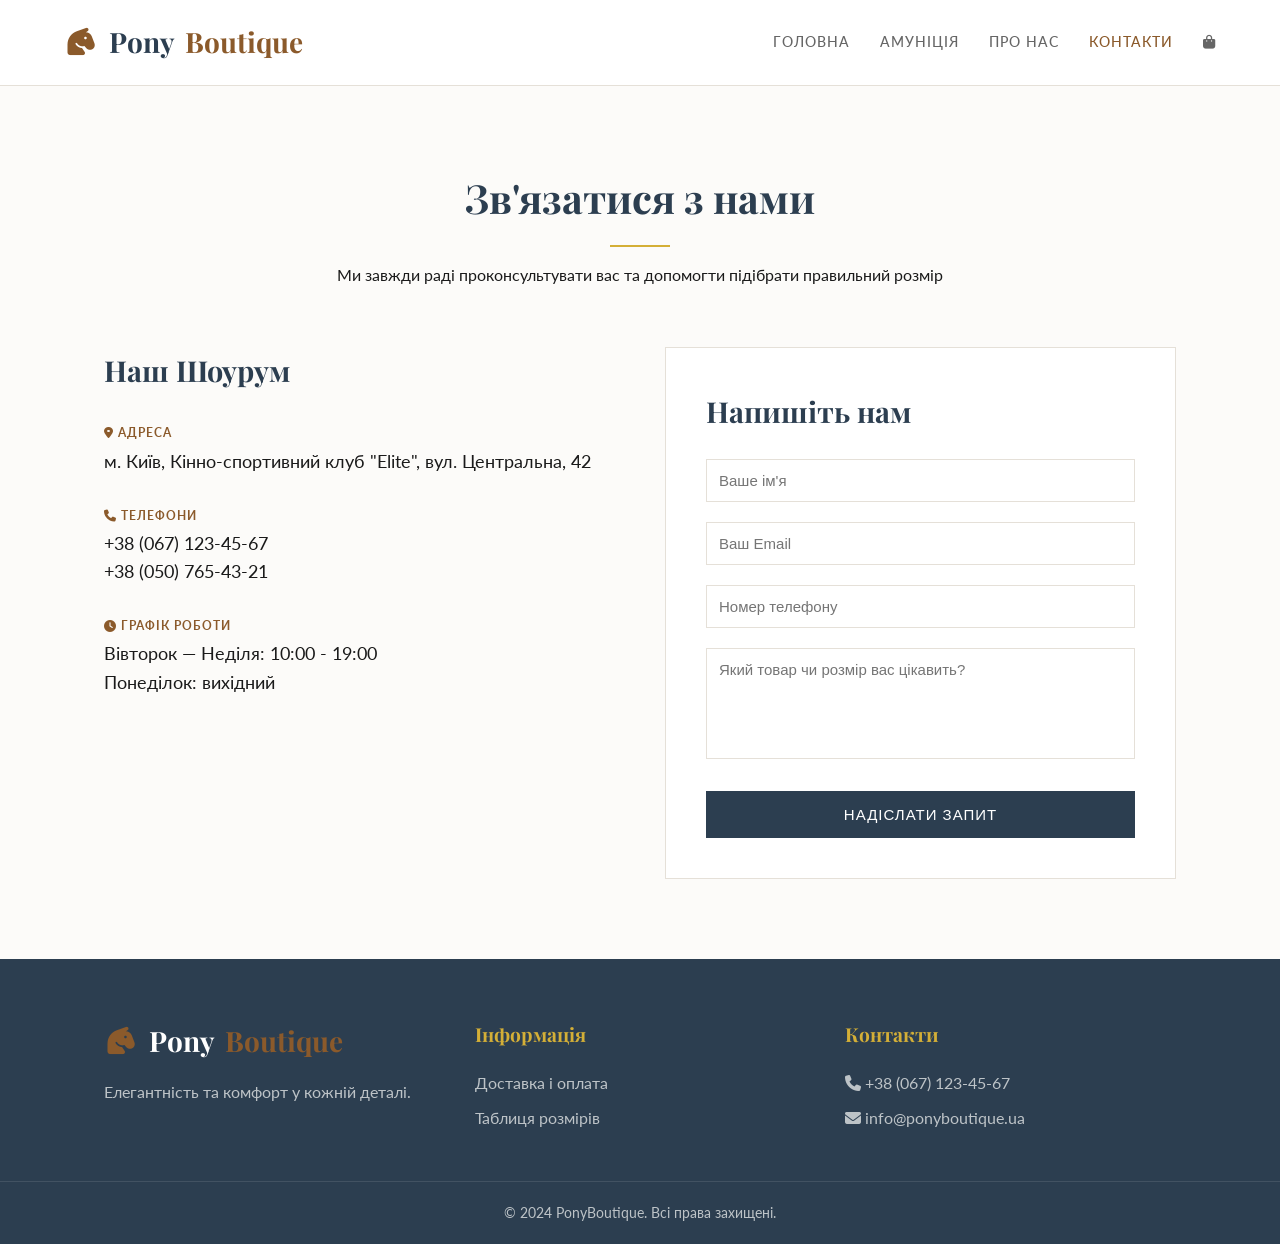
<file: contact.html>
<!DOCTYPE html>
<html lang="uk">
<head>
    <meta charset="UTF-8">
    <meta name="viewport" content="width=device-width, initial-scale=1.0">
    <title>Контакти | PonyBoutique</title>
    <link rel="stylesheet" href="style.css">
    <link rel="stylesheet" href="https://cdnjs.cloudflare.com/ajax/libs/font-awesome/6.4.0/css/all.min.css">
    <link href="https://fonts.googleapis.com/css2?family=Lato:wght@300;400;700&family=Playfair+Display:ital,wght@0,500;0,700;1,500&display=swap" rel="stylesheet">
</head>
<body>

    <header>
        <a href="index.html" class="logo"><i class="fa-solid fa-horse-head"></i> Pony<span>Boutique</span></a>
        <nav>
            <a href="index.html">Головна</a>
            <a href="index.html#catalog">Амуніція</a>
            <a href="about.html">Про нас</a>
            <a href="contact.html" class="active">Контакти</a>
            <a href="#cart" class="cart-icon"><i class="fa-solid fa-bag-shopping"></i></a>
        </nav>
    </header>

    <main class="container" style="margin-top: 60px; margin-bottom: 80px;">
        <div class="section-header">
            <h2>Зв'язатися з нами</h2>
            <div class="divider"></div>
            <p>Ми завжди раді проконсультувати вас та допомогти підібрати правильний розмір</p>
        </div>

        <div class="product-detail-layout">
            <!-- Блок з інформацією -->
            <div class="product-detail-info" style="padding-right: 20px;">
                <h3 style="font-size: 1.8rem; color: var(--primary-color); margin-bottom: 30px;">Наш Шоурум</h3>
                
                <div style="margin-bottom: 30px;">
                    <p style="font-weight: 700; color: var(--accent-color); text-transform: uppercase; font-size: 12px; letter-spacing: 1px;"><i class="fa-solid fa-location-dot"></i> Адреса</p>
                    <p style="font-size: 1.1rem; color: var(--text-dark); margin-top: 5px;">м. Київ, Кінно-спортивний клуб "Elite", вул. Центральна, 42</p>
                </div>

                <div style="margin-bottom: 30px;">
                    <p style="font-weight: 700; color: var(--accent-color); text-transform: uppercase; font-size: 12px; letter-spacing: 1px;"><i class="fa-solid fa-phone"></i> Телефони</p>
                    <p style="font-size: 1.1rem; color: var(--text-dark); margin-top: 5px;">+38 (067) 123-45-67 <br> +38 (050) 765-43-21</p>
                </div>

                <div style="margin-bottom: 30px;">
                    <p style="font-weight: 700; color: var(--accent-color); text-transform: uppercase; font-size: 12px; letter-spacing: 1px;"><i class="fa-solid fa-clock"></i> Графік роботи</p>
                    <p style="font-size: 1.1rem; color: var(--text-dark); margin-top: 5px;">Вівторок — Неділя: 10:00 - 19:00 <br> Понеділок: вихідний</p>
                </div>
            </div>

            <!-- Блок з формою -->
            <div style="background: #fff; padding: 40px; border: 1px solid var(--border-color);">
                <h3 style="font-family: 'Playfair Display', serif; font-size: 1.8rem; color: var(--primary-color); margin-bottom: 25px;">Напишіть нам</h3>
                
                <!-- Професійна форма купівлі/запиту -->
                <form action="#" method="POST">
                    <div style="margin-bottom: 20px;">
                        <input type="text" name="name" required placeholder="Ваше ім'я" style="width: 100%; padding: 12px; border: 1px solid var(--border-color); outline: none; font-size: 15px;">
                    </div>
                    <div style="margin-bottom: 20px;">
                        <input type="email" name="email" required placeholder="Ваш Email" style="width: 100%; padding: 12px; border: 1px solid var(--border-color); outline: none; font-size: 15px;">
                    </div>
                    <div style="margin-bottom: 20px;">
                        <input type="tel" name="phone" placeholder="Номер телефону" style="width: 100%; padding: 12px; border: 1px solid var(--border-color); outline: none; font-size: 15px;">
                    </div>
                    <div style="margin-bottom: 25px;">
                        <textarea name="message" rows="5" required placeholder="Який товар чи розмір вас цікавить?" style="width: 100%; padding: 12px; border: 1px solid var(--border-color); outline: none; font-size: 15px; resize: none; font-family: sans-serif;"></textarea>
                    </div>
                    <button type="submit" class="btn-buy-large" style="font-size: 15px; letter-spacing: 1px;">Надіслати запит</button>
                </form>
            </div>
        </div>
    </main>

    <footer>
        <div class="container footer-content">
            <div class="footer-brand">
                <a href="index.html" class="logo"><i class="fa-solid fa-horse-head"></i> Pony<span>Boutique</span></a>
                <p>Елегантність та комфорт у кожній деталі.</p>
            </div>
            <div class="footer-links">
                <h4>Інформація</h4>
                <a href="#">Доставка і оплата</a>
                <a href="#">Таблиця розмірів</a>
            </div>
            <div class="footer-contact">
                <h4>Контакти</h4>
                <p><i class="fa-solid fa-phone"></i> +38 (067) 123-45-67</p>
                <p><i class="fa-solid fa-envelope"></i> info@ponyboutique.ua</p>
            </div>
        </div>
        <div class="footer-bottom">
            <p>&copy; 2024 PonyBoutique. Всі права захищені.</p>
        </div>
    </footer>

</body>
</html>
</file>
<file: style.css>
:root {
    --primary-color: #2c3e50;    /* Темно-синій/сірий */
    --accent-color: #8b5a2b;     /* Шкіряний коричневий */
    --accent-light: #a67c52;     /* Світло-коричневий */
    --gold: #d4af37;             /* Золотий акцент */
    --bg-main: #fcfbf9;          /* Молочний білий */
    --text-dark: #1a1a1a;
    --text-muted: #666666;
    --border-color: #e5e0d8;
}

* {
    margin: 0;
    padding: 0;
    box-sizing: border-box;
}

body {
    background-color: var(--bg-main);
    color: var(--text-dark);
    font-family: 'Lato', sans-serif;
    line-height: 1.6;
}

h1, h2, h3, .logo {
    font-family: 'Playfair Display', serif;
}

.container {
    max-width: 1200px;
    margin: 0 auto;
    padding: 0 5%;
}

/* Header */
header {
    display: flex;
    justify-content: space-between;
    align-items: center;
    padding: 20px 5%;
    background: #fff;
    border-bottom: 1px solid var(--border-color);
    position: sticky;
    top: 0;
    z-index: 1000;
}

.logo {
    font-size: 28px;
    font-weight: 700;
    color: var(--primary-color);
    text-decoration: none;
    display: flex;
    align-items: center;
    gap: 10px;
}

.logo span, .logo i { color: var(--accent-color); }

nav { display: flex; gap: 30px; align-items: center; }

nav a {
    color: var(--text-muted);
    text-decoration: none;
    font-weight: 500;
    text-transform: uppercase;
    font-size: 14px;
    letter-spacing: 1px;
    transition: 0.3s;
}

nav a:hover, nav a.active { color: var(--accent-color); }

/* Hero Section */
.hero {
    height: 80vh;
    background: url('https://images.unsplash.com/photo-1553284965-83fd3e82fa5a?q=80&w=2071&auto=format&fit=crop') center/cover;
    position: relative;
    display: flex;
    align-items: center;
    justify-content: center;
    text-align: center;
    color: #fff;
}

.hero-overlay {
    position: absolute;
    top: 0; left: 0; width: 100%; height: 100%;
    background: rgba(44, 62, 80, 0.6);
}

.hero-content {
    position: relative;
    z-index: 2;
    max-width: 700px;
}

.hero-subtitle {
    font-size: 1.2rem;
    font-style: italic;
    color: var(--gold);
    margin-bottom: 15px;
    display: block;
}

.hero h1 {
    font-size: 4.5rem;
    line-height: 1.1;
    margin-bottom: 20px;
    letter-spacing: 2px;
}

.btn-primary {
    background: var(--accent-color);
    color: #fff;
    padding: 15px 35px;
    text-decoration: none;
    font-size: 16px;
    text-transform: uppercase;
    letter-spacing: 1px;
    transition: background 0.3s;
    display: inline-block;
    margin-top: 20px;
}

.btn-primary:hover { background: var(--primary-color); }

/* Catalog */
.section-header {
    text-align: center;
    margin: 80px 0 50px;
}

.section-header h2 { font-size: 2.5rem; color: var(--primary-color); }

.divider {
    width: 60px;
    height: 2px;
    background: var(--gold);
    margin: 15px auto;
}

.products-grid {
    display: grid;
    grid-template-columns: repeat(auto-fit, minmax(300px, 1fr));
    gap: 40px;
    margin-bottom: 80px;
}

.product-card {
    background: #fff;
    border: 1px solid var(--border-color);
    transition: transform 0.3s, box-shadow 0.3s;
    display: flex;
    flex-direction: column;
}

.product-card:hover {
    transform: translateY(-5px);
    box-shadow: 0 10px 20px rgba(0,0,0,0.05);
}

.product-image {
    width: 100%;
    height: 300px;
    object-fit: cover;
}

.product-info {
    padding: 25px;
    display: flex;
    flex-direction: column;
    flex: 1;
}

.category {
    font-size: 12px;
    text-transform: uppercase;
    letter-spacing: 1px;
    color: var(--accent-light);
    margin-bottom: 10px;
}

.product-info h3 {
    font-size: 1.4rem;
    margin-bottom: 20px;
    color: var(--primary-color);
}

.price-row {
    display: flex;
    justify-content: space-between;
    align-items: center;
    margin-top: auto;
    padding-top: 20px;
    border-top: 1px solid var(--border-color);
}

.price {
    font-size: 1.4rem;
    font-weight: 700;
    color: var(--text-dark);
}

.btn-outline {
    border: 1px solid var(--accent-color);
    color: var(--accent-color);
    padding: 8px 20px;
    text-decoration: none;
    font-size: 14px;
    text-transform: uppercase;
    transition: all 0.3s;
}

.btn-outline:hover {
    background: var(--accent-color);
    color: #fff;
}

/* Footer */
footer {
    background: var(--primary-color);
    color: #fff;
    padding: 60px 0 20px;
}

.footer-content {
    display: grid;
    grid-template-columns: repeat(auto-fit, minmax(250px, 1fr));
    gap: 40px;
    margin-bottom: 40px;
}

.footer-brand .logo { color: #fff; margin-bottom: 15px; }
.footer-brand p { color: #bdc3c7; }

.footer-links h4, .footer-contact h4 {
    font-family: 'Playfair Display', serif;
    font-size: 1.2rem;
    margin-bottom: 20px;
    color: var(--gold);
}

.footer-links a {
    display: block;
    color: #bdc3c7;
    text-decoration: none;
    margin-bottom: 10px;
    transition: 0.3s;
}

.footer-links a:hover { color: var(--gold); }
.footer-contact p { margin-bottom: 10px; color: #bdc3c7; }
.footer-bottom { text-align: center; border-top: 1px solid rgba(255,255,255,0.1); padding-top: 20px; color: #bdc3c7; font-size: 14px; }

/* Сторінка товару */
.product-detail-layout {
    display: grid;
    grid-template-columns: 1fr 1fr;
    gap: 50px;
    margin: 60px auto;
}

.product-detail-img img {
    width: 100%;
    border: 1px solid var(--border-color);
}

.product-detail-info h1 {
    font-size: 2.5rem;
    color: var(--primary-color);
    margin-bottom: 15px;
}

.detail-price {
    font-size: 2rem;
    color: var(--accent-color);
    font-weight: 700;
    margin-bottom: 30px;
}

.detail-desc {
    color: var(--text-muted);
    margin-bottom: 40px;
}

.btn-buy-large {
    background: var(--primary-color);
    color: #fff;
    border: none;
    padding: 15px 40px;
    font-size: 18px;
    text-transform: uppercase;
    cursor: pointer;
    width: 100%;
    transition: 0.3s;
}

.btn-buy-large:hover { background: var(--accent-color); }
</file>
